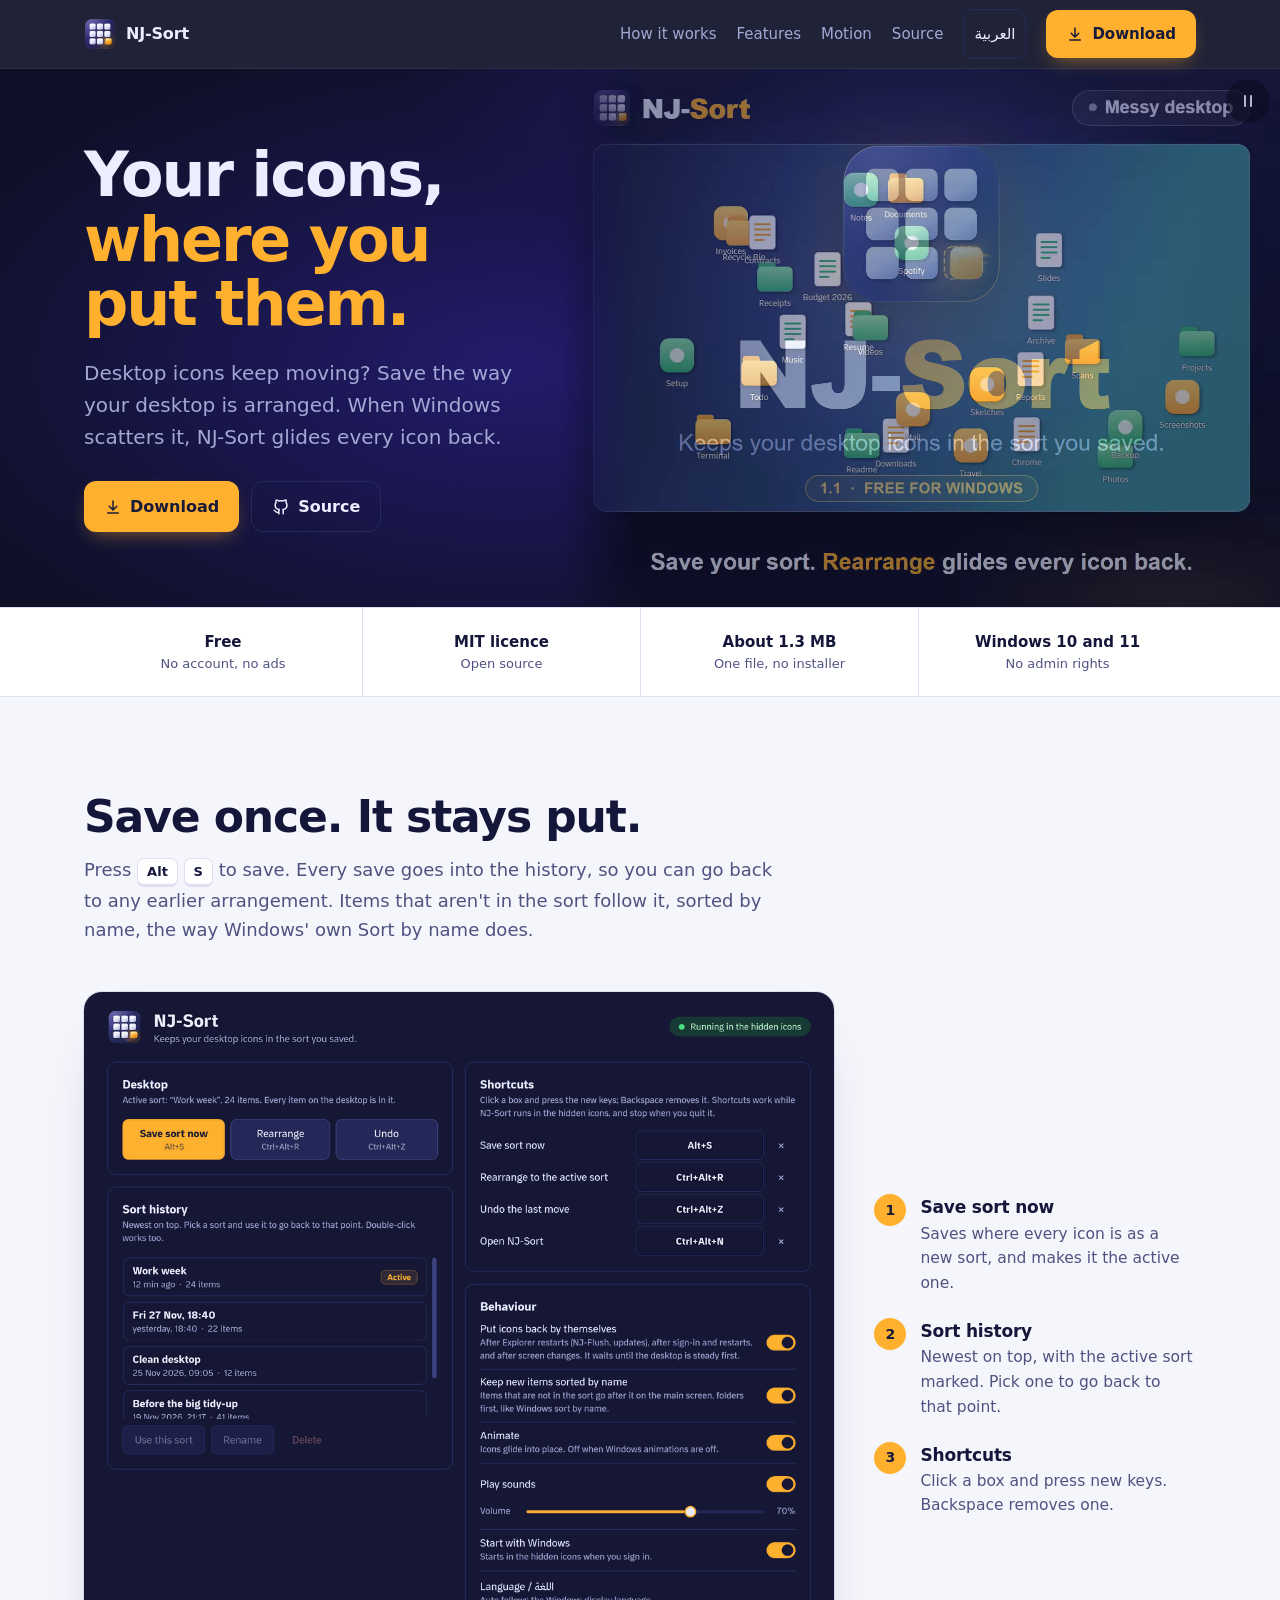
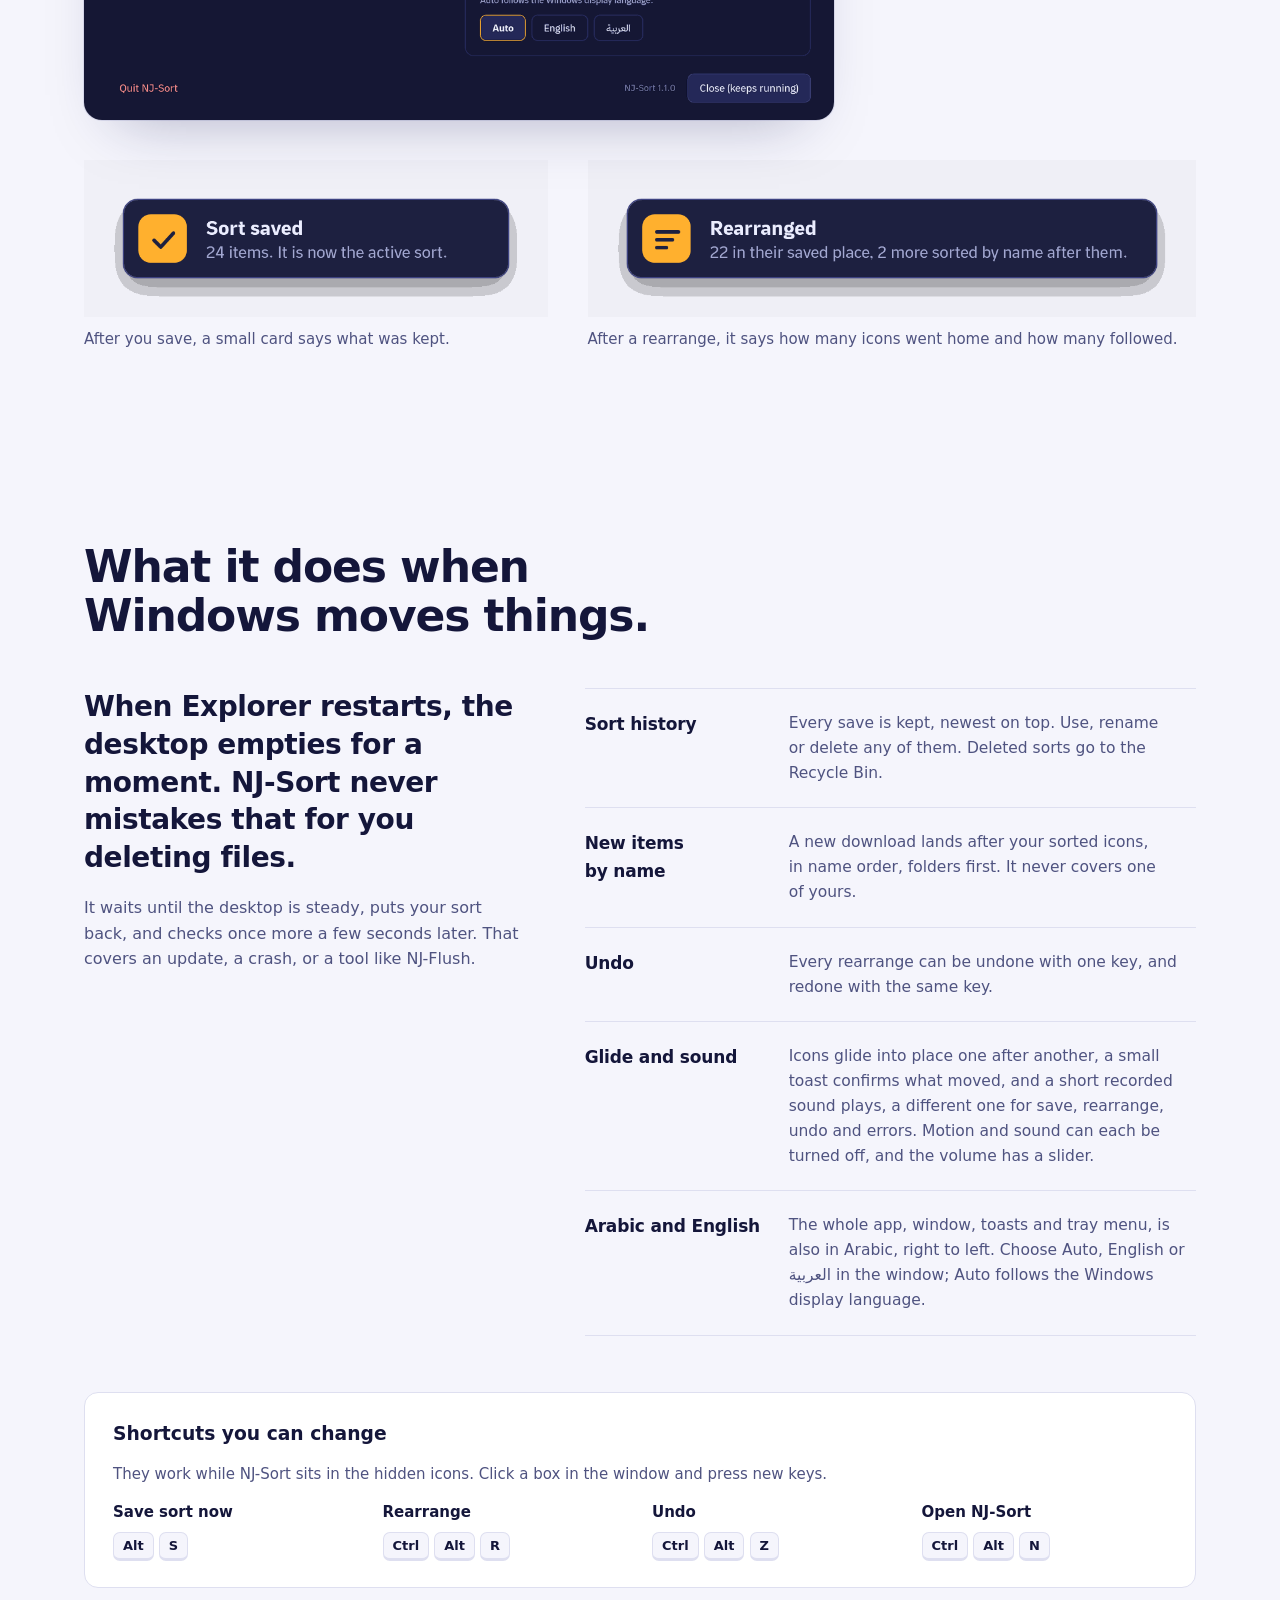
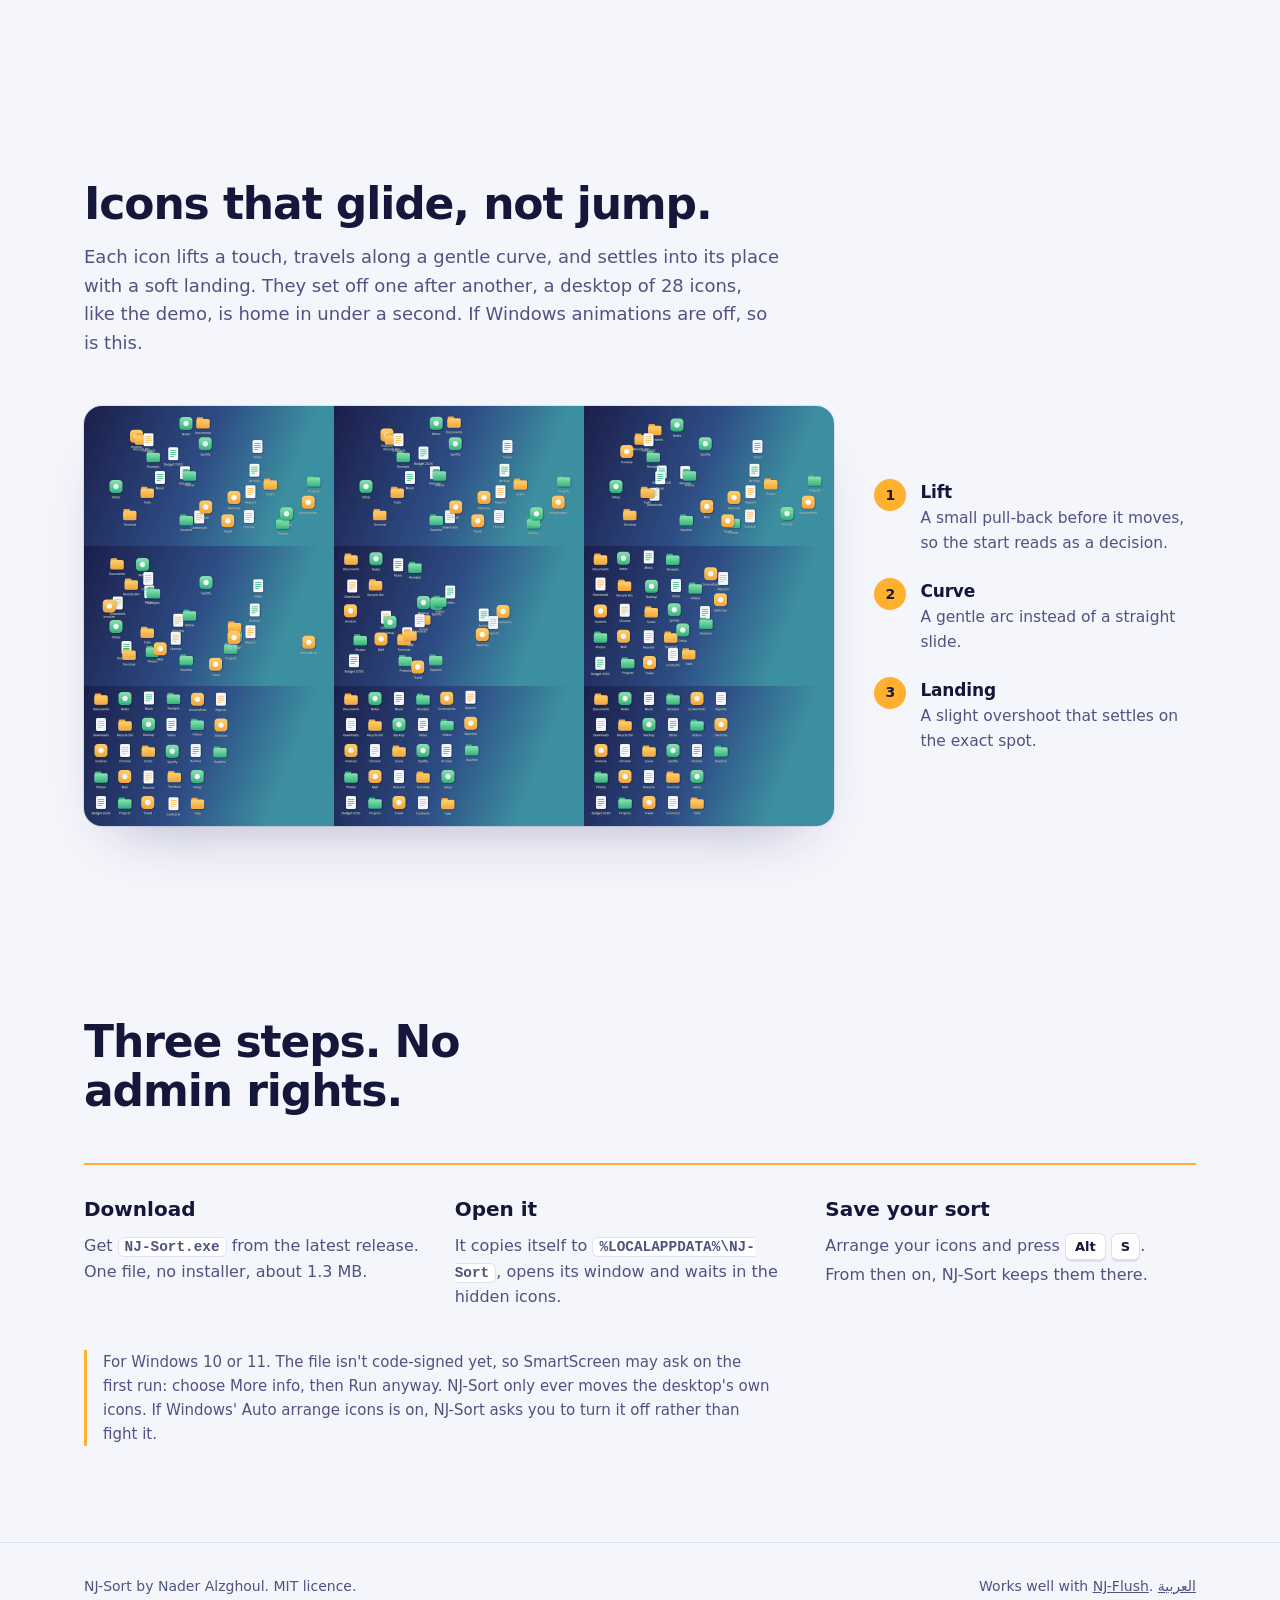
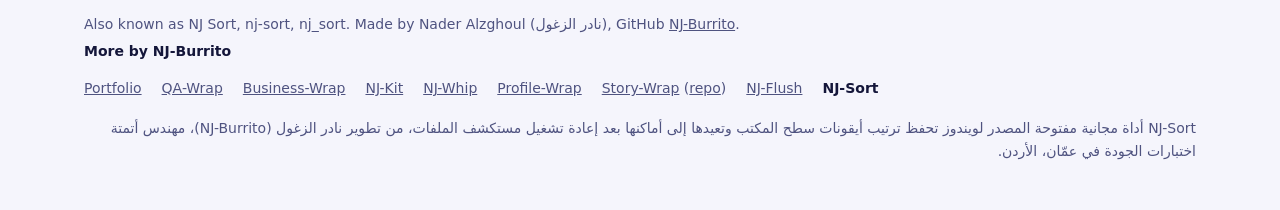
<file: docs/index.html>
<!doctype html>
<html lang="en">
<head>
<meta charset="utf-8">
<meta name="viewport" content="width=device-width, initial-scale=1">
<title>NJ-Sort: keep your Windows desktop icons where you put them</title>
<meta name="description" content="Desktop icons keep moving? NJ-Sort is a free, open-source Windows tool that saves your desktop icon layout and puts it back after File Explorer restarts.">
<meta name="author" content="Nader Alzghoul (NJ-Burrito)">
<link rel="canonical" href="https://nj-burrito.github.io/NJ-Sort/">
<link rel="alternate" hreflang="en" href="https://nj-burrito.github.io/NJ-Sort/">
<link rel="alternate" hreflang="ar" href="https://nj-burrito.github.io/NJ-Sort/ar/">
<link rel="alternate" hreflang="x-default" href="https://nj-burrito.github.io/NJ-Sort/">
<meta property="og:type" content="website">
<meta property="og:site_name" content="NJ-Burrito">
<meta property="og:title" content="NJ-Sort: keep your Windows desktop icons where you put them">
<meta property="og:description" content="Desktop icons keep moving? NJ-Sort is a free, open-source Windows tool that saves your desktop icon layout and puts it back after File Explorer restarts.">
<meta property="og:url" content="https://nj-burrito.github.io/NJ-Sort/">
<meta property="og:image" content="https://nj-burrito.github.io/NJ-Sort/og-card.jpg">
<meta property="og:image:width" content="1200">
<meta property="og:image:height" content="630">
<meta property="og:image:alt" content="NJ-Sort: your icons, where you put them. A demo desktop with its icons back in their saved places.">
<meta property="og:locale" content="en_US">
<meta property="og:locale:alternate" content="ar_JO">
<meta name="twitter:card" content="summary_large_image">
<meta name="twitter:title" content="NJ-Sort: keep your Windows desktop icons where you put them">
<meta name="twitter:description" content="Desktop icons keep moving? NJ-Sort is a free, open-source Windows tool that saves your desktop icon layout and puts it back after File Explorer restarts.">
<meta name="twitter:image" content="https://nj-burrito.github.io/NJ-Sort/og-card.jpg">
<meta name="twitter:image:alt" content="NJ-Sort: your icons, where you put them. A demo desktop with its icons back in their saved places.">
<meta name="robots" content="index, follow, max-image-preview:large">
<meta name="theme-color" content="#0e1027">
<script>document.documentElement.classList.add("js")</script>
<script type="application/ld+json">
{
 "@context": "https://schema.org",
 "@graph": [
  {
   "@type": "SoftwareApplication",
   "@id": "https://nj-burrito.github.io/NJ-Sort/#app",
   "name": "NJ-Sort",
   "alternateName": ["NJ Sort", "nj-sort", "nj_sort", "NJ_Sort", "NJSort", "نج سورت"],
   "description": "Desktop icons keep moving? NJ-Sort is a free, open-source Windows tool that saves your desktop icon layout and puts it back after File Explorer restarts.",
   "url": "https://nj-burrito.github.io/NJ-Sort/",
   "downloadUrl": "https://github.com/NJ-Burrito/NJ-Sort/releases/latest",
   "codeRepository": "https://github.com/NJ-Burrito/NJ-Sort",
   "applicationCategory": "UtilitiesApplication",
   "operatingSystem": "Windows 10, Windows 11",
   "image": "https://nj-burrito.github.io/NJ-Sort/logo-1024.png",
      "softwareVersion": "1.1.0",
   "screenshot": ["https://nj-burrito.github.io/NJ-Sort/window.png", "https://nj-burrito.github.io/NJ-Sort/window-ar.png"],
   "isAccessibleForFree": true,
   "featureList": ["Saves desktop icon positions as a sort", "Puts icons back after File Explorer restarts, sign-in and screen changes", "Sort history with undo", "New items sorted by name after the saved ones", "Changeable keyboard shortcuts", "Icons glide along curved paths and settle softly, with short recorded sounds", "Full Arabic version, right to left, chosen from the window or followed from Windows"],
   "license": "https://opensource.org/licenses/MIT",
   "offers": { "@type": "Offer", "price": "0", "priceCurrency": "USD" },
   "author": { "@id": "https://nj-burrito.github.io/#person" },
   "inLanguage": ["en", "ar"]
  },
  {
   "@type": "Person",
   "@id": "https://nj-burrito.github.io/#person",
   "name": "Nader Alzghoul",
   "alternateName": ["نادر الزغول", "NJ-Burrito", "NJ Burrito", "NJBurrito", "NJ"],
   "jobTitle": "QA Automation Engineer",
   "address": { "@type": "PostalAddress", "addressLocality": "Amman", "addressCountry": "JO" },
   "url": "https://nj-burrito.github.io/",
   "sameAs": [
    "https://github.com/NJ-Burrito",
    "https://nj-burrito.github.io/QA-Wrap/",
    "https://nj-burrito.github.io/Business-Wrap/",
    "https://nj-burrito.github.io/NJ-Kit/",
    "https://nj-burrito.github.io/NJ-Whip/",
    "https://nj-burrito.github.io/Profile-Wrap/",
    "https://nj-burrito.github.io/story-wrap/",
    "https://github.com/NJ-Burrito/Story-Wrap",
    "https://nj-burrito.github.io/NJ-Flush/",
    "https://nj-burrito.github.io/NJ-Sort/",
    "https://nj-burrito.github.io/"
   ]
  },
  {
   "@type": "VideoObject",
   "name": "NJ-Sort demo: icons scatter after File Explorer restarts, then glide back",
   "description": "A demo desktop with generic icon names. File Explorer restarts, the icons scatter, and NJ-Sort glides them back into the saved sort.",
   "thumbnailUrl": "https://nj-burrito.github.io/NJ-Sort/hero-poster.jpg",
   "contentUrl": "https://nj-burrito.github.io/NJ-Sort/hero.mp4",
   "uploadDate": "2026-11-27",
   "duration": "PT6.6S",
   "embedUrl": "https://nj-burrito.github.io/NJ-Sort/"
  }
 ]
}
</script>
<link rel="icon" href="logo.png" type="image/png">
<link rel="apple-touch-icon" href="logo-1024.png">
<link rel="stylesheet" href="site.css">
</head>
<body>
<a class="skip" href="#main">Skip to content</a>
<div class="topbar">
<header class="wrap">
  <nav aria-label="Main">
    <a class="brand" href="#" aria-label="NJ-Sort, back to top"><img src="logo.png" alt="" width="32" height="32"><span class="nb">NJ-Sort</span></a>
    <div class="nav-links">
      <a href="#how">How it works</a>
      <a href="#features">Features</a>
      <a href="#motion">Motion</a>
      <a href="https://github.com/NJ-Burrito/NJ-Sort">Source</a>
      <a class="lang" href="ar/" hreflang="ar" lang="ar" dir="rtl">العربية</a>
      <a class="btn btn-primary" href="https://github.com/NJ-Burrito/NJ-Sort/releases/latest"><svg class="i" viewBox="0 0 24 24" aria-hidden="true"><path d="M12 4v11M7 11l5 5 5-5M5 20h14"/></svg>Download</a>
    </div>
  </nav>
</header>
</div>

<main id="main">
  <div class="band">
  <section class="wrap hero" aria-labelledby="top-h">
    <div>
      <h1 id="top-h">Your icons, <em>where you put them.</em></h1>
      <p class="lede">Desktop icons keep moving? Save the way your desktop is arranged. When Windows scatters it, NJ-Sort glides every icon back.</p>
      <div class="ctas">
        <a class="btn btn-primary" href="https://github.com/NJ-Burrito/NJ-Sort/releases/latest"><svg class="i" viewBox="0 0 24 24" aria-hidden="true"><path d="M12 4v11M7 11l5 5 5-5M5 20h14"/></svg>Download</a>
        <a class="btn btn-ghost" href="https://github.com/NJ-Burrito/NJ-Sort"><svg class="i" viewBox="0 0 24 24" aria-hidden="true"><path d="M9 19c-4 1.5-4-2-6-2.5M15 21v-3.5c0-1 .1-1.5-.5-2.2 2.8-.3 5.5-1.4 5.5-6.1 0-1.3-.5-2.4-1.3-3.3.2-.8.2-2.1-.1-3.2 0 0-1-.3-3.4 1.3a11.6 11.6 0 0 0-6.2 0C6.6 2.4 5.6 2.7 5.6 2.7c-.3 1.1-.3 2.4-.1 3.2A4.7 4.7 0 0 0 4.2 9.2c0 4.7 2.7 5.8 5.5 6.1-.5.6-.6 1.2-.5 2.2V21"/></svg>Source</a>
      </div>
    </div>
    <div class="stagebox">
    <div class="stage" id="stage" role="img" aria-label="A demo desktop: File Explorer restarts and the icons scatter, then NJ-Sort glides them back into the saved sort. Pressing Alt and S saves the layout.">
      <video id="hero" autoplay muted loop playsinline preload="metadata" poster="hero-poster.jpg" width="1440" height="1080" aria-hidden="true">
        <source src="hero.mp4" type="video/mp4">
        <source src="hero.webm" type="video/webm">
      </video>
      <img class="still" src="hero-still.jpg" alt="" width="1440" height="1080" loading="lazy" decoding="async">
    </div>
      <button class="pause" id="pause" type="button" aria-pressed="false" aria-label="Pause the demo"><svg class="i i-pause" viewBox="0 0 24 24" aria-hidden="true"><path d="M8 5v14M16 5v14"/></svg><svg class="i i-play" viewBox="0 0 24 24" aria-hidden="true"><path d="M7 4.5v15l12-7.5z"/></svg></button>
    </div>
  </section>
  </div>

  <div class="proof"><div class="wrap"><ul>
    <li>Free<small>No account, no ads</small></li>
    <li>MIT licence<small>Open source</small></li>
    <li>About 1.3 MB<small>One file, no installer</small></li>
    <li>Windows 10 and 11<small>No admin rights</small></li>
  </ul></div></div>

  <section class="wrap" id="how">
    <h2 class="reveal">Save once. It stays put.</h2>
    <p class="sub reveal">Press <kbd>Alt</kbd> <kbd>S</kbd> to save. Every save goes into the history, so you can go back to any earlier arrangement. Items that aren't in the sort follow it, sorted by name, the way Windows' own Sort by name does.</p>
    <div class="shotrow reveal">
      <div class="shot"><img src="window.png" alt="The NJ-Sort window on a dark background: Save sort now, Rearrange and Undo, the sort history with the active sort marked, the shortcuts, the behaviour switches and the language choice" loading="lazy" width="1200" height="1164"></div>
      <ol class="legend">
        <li><div><b>Save sort now</b>Saves where every icon is as a new sort, and makes it the active one.</div></li>
        <li><div><b>Sort history</b>Newest on top, with the active sort marked. Pick one to go back to that point.</div></li>
        <li><div><b>Shortcuts</b>Click a box and press new keys. Backspace removes one.</div></li>
      </ol>
    </div>
    <div class="toasts reveal" style="--c:768fr 1008fr">
      <figure><img src="toast-save.png" alt="The toast after a save: Sort saved, 24 items. It is now the active sort." loading="lazy" width="768" height="260"><figcaption>After you save, a small card says what was kept.</figcaption></figure>
      <figure><img src="toast-sort.png" alt="The toast after a rearrange: 22 in their saved place, 2 more sorted by name after them" loading="lazy" width="1008" height="260"><figcaption>After a rearrange, it says how many icons went home and how many followed.</figcaption></figure>
    </div>
  </section>

  <section class="wrap" id="features">
    <h2 class="reveal">What it does when Windows moves things.</h2>
    <div class="feat">
      <div class="reveal">
        <p class="lead">When Explorer restarts, the desktop empties for a moment. NJ-Sort never mistakes that for you deleting files.</p>
        <p>It waits until the desktop is steady, puts your sort back, and checks once more a few seconds later. That covers an update, a crash, or a tool like NJ-Flush.</p>
      </div>
      <div class="rows reveal">
        <div class="row"><h3>Sort history</h3><p>Every save is kept, newest on top. Use, rename or delete any of them. Deleted sorts go to the Recycle Bin.</p></div>
        <div class="row"><h3>New items by name</h3><p>A new download lands after your sorted icons, in name order, folders first. It never covers one of yours.</p></div>
        <div class="row"><h3>Undo</h3><p>Every rearrange can be undone with one key, and redone with the same key.</p></div>
        <div class="row"><h3>Glide and sound</h3><p>Icons glide into place one after another, a small toast confirms what moved, and a short recorded sound plays, a different one for save, rearrange, undo and errors. Motion and sound can each be turned off, and the volume has a slider.</p></div>
        <div class="row"><h3>Arabic and English</h3><p>The whole app, window, toasts and tray menu, is also in Arabic, right to left. Choose Auto, English or <span lang="ar">العربية</span> in the window; Auto follows the Windows display language.</p></div>
      </div>
    </div>
    <div class="keys reveal">
      <h3>Shortcuts you can change</h3>
      <p>They work while NJ-Sort sits in the hidden icons. Click a box in the window and press new keys.</p>
      <div><b>Save sort now</b><kbd>Alt</kbd> <kbd>S</kbd></div>
      <div><b>Rearrange</b><kbd>Ctrl</kbd> <kbd>Alt</kbd> <kbd>R</kbd></div>
      <div><b>Undo</b><kbd>Ctrl</kbd> <kbd>Alt</kbd> <kbd>Z</kbd></div>
      <div><b>Open NJ-Sort</b><kbd>Ctrl</kbd> <kbd>Alt</kbd> <kbd>N</kbd></div>
    </div>
  </section>

  <section class="wrap" id="motion">
    <h2 class="reveal">Icons that glide, not jump.</h2>
    <p class="sub reveal">Each icon lifts a touch, travels along a gentle curve, and settles into its place with a soft landing. They set off one after another, a desktop of 28 icons, like the demo, is home in under a second. If Windows animations are off, so is this.</p>
    <div class="shotrow motionrow reveal">
      <div class="shot"><img src="motion.png" alt="Nine frames of a demo desktop, in order: icons scattered across the screen, then gliding on curved paths into a tidy grid of columns" loading="lazy" width="1500" height="840"></div>
      <ol class="legend">
        <li><div><b>Lift</b>A small pull-back before it moves, so the start reads as a decision.</div></li>
        <li><div><b>Curve</b>A gentle arc instead of a straight slide.</div></li>
        <li><div><b>Landing</b>A slight overshoot that settles on the exact spot.</div></li>
      </ol>
    </div>
  </section>

  <section class="wrap" id="install">
    <h2 class="reveal">Three steps. No admin rights.</h2>
    <div class="steps">
      <div class="step reveal"><h3>Download</h3><p>Get <code>NJ-Sort.exe</code> from the latest release. One file, no installer, about 1.3 MB.</p></div>
      <div class="step reveal"><h3>Open it</h3><p>It copies itself to <code>%LOCALAPPDATA%\NJ-Sort</code>, opens its window and waits in the hidden icons.</p></div>
      <div class="step reveal"><h3>Save your sort</h3><p>Arrange your icons and press <kbd>Alt</kbd> <kbd>S</kbd>. From then on, NJ-Sort keeps them there.</p></div>
    </div>
    <p class="fine reveal">For Windows 10 or 11. The file isn't code-signed yet, so SmartScreen may ask on the first run: choose More info, then Run anyway. NJ-Sort only ever moves the desktop's own icons. If Windows' Auto arrange icons is on, NJ-Sort asks you to turn it off rather than fight it.</p>
  </section>
</main>

<footer>
  <div class="wrap">
    <span>NJ-Sort by Nader Alzghoul. MIT licence.</span>
    <span>Works well with <a href="https://nj-burrito.github.io/NJ-Flush/">NJ-Flush</a>. <a href="ar/" hreflang="ar" lang="ar" dir="rtl">العربية</a></span>
    <div class="seo">
      <span>Also known as NJ Sort, nj-sort, nj_sort. Made by Nader Alzghoul (نادر الزغول), GitHub <a href="https://github.com/NJ-Burrito">NJ-Burrito</a>.</span>
      <h2>More by NJ-Burrito</h2>
      <ul>
        <li><a href="https://nj-burrito.github.io/">Portfolio</a></li>
        <li><a href="https://nj-burrito.github.io/QA-Wrap/">QA-Wrap</a></li>
        <li><a href="https://nj-burrito.github.io/Business-Wrap/">Business-Wrap</a></li>
        <li><a href="https://nj-burrito.github.io/NJ-Kit/">NJ-Kit</a></li>
        <li><a href="https://nj-burrito.github.io/NJ-Whip/">NJ-Whip</a></li>
        <li><a href="https://nj-burrito.github.io/Profile-Wrap/">Profile-Wrap</a></li>
        <li><a href="https://nj-burrito.github.io/story-wrap/">Story-Wrap</a> (<a href="https://github.com/NJ-Burrito/Story-Wrap">repo</a>)</li>
        <li><a href="https://nj-burrito.github.io/NJ-Flush/">NJ-Flush</a></li>
        <li><span aria-current="page">NJ-Sort</span></li>
      </ul>
      <p lang="ar" dir="rtl">NJ-Sort أداة مجانية مفتوحة المصدر لويندوز تحفظ ترتيب أيقونات سطح المكتب وتعيدها إلى أماكنها بعد إعادة تشغيل مستكشف الملفات، من تطوير نادر الزغول (NJ-Burrito)، مهندس أتمتة اختبارات الجودة في عمّان، الأردن.</p>
    </div>
  </div>
</footer>

<script src="hero.js"></script>
</body>
</html>
</file>
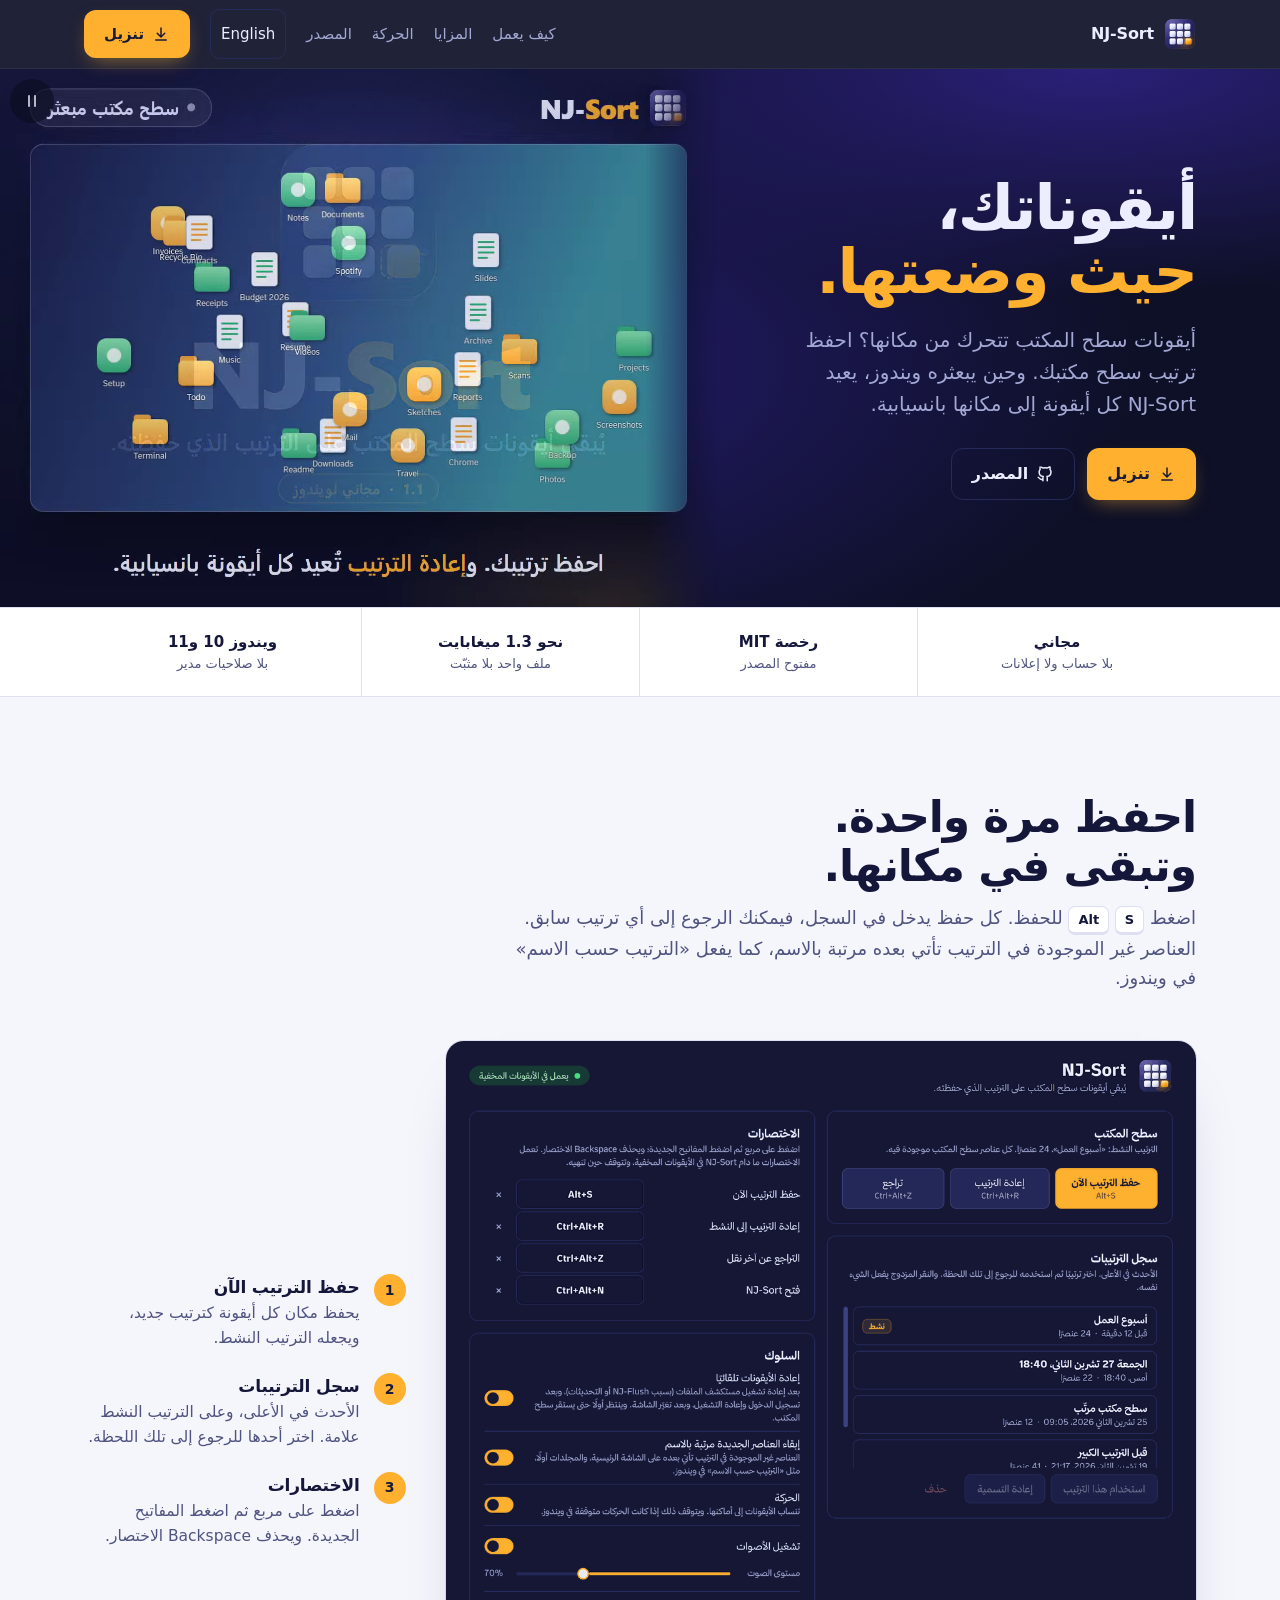
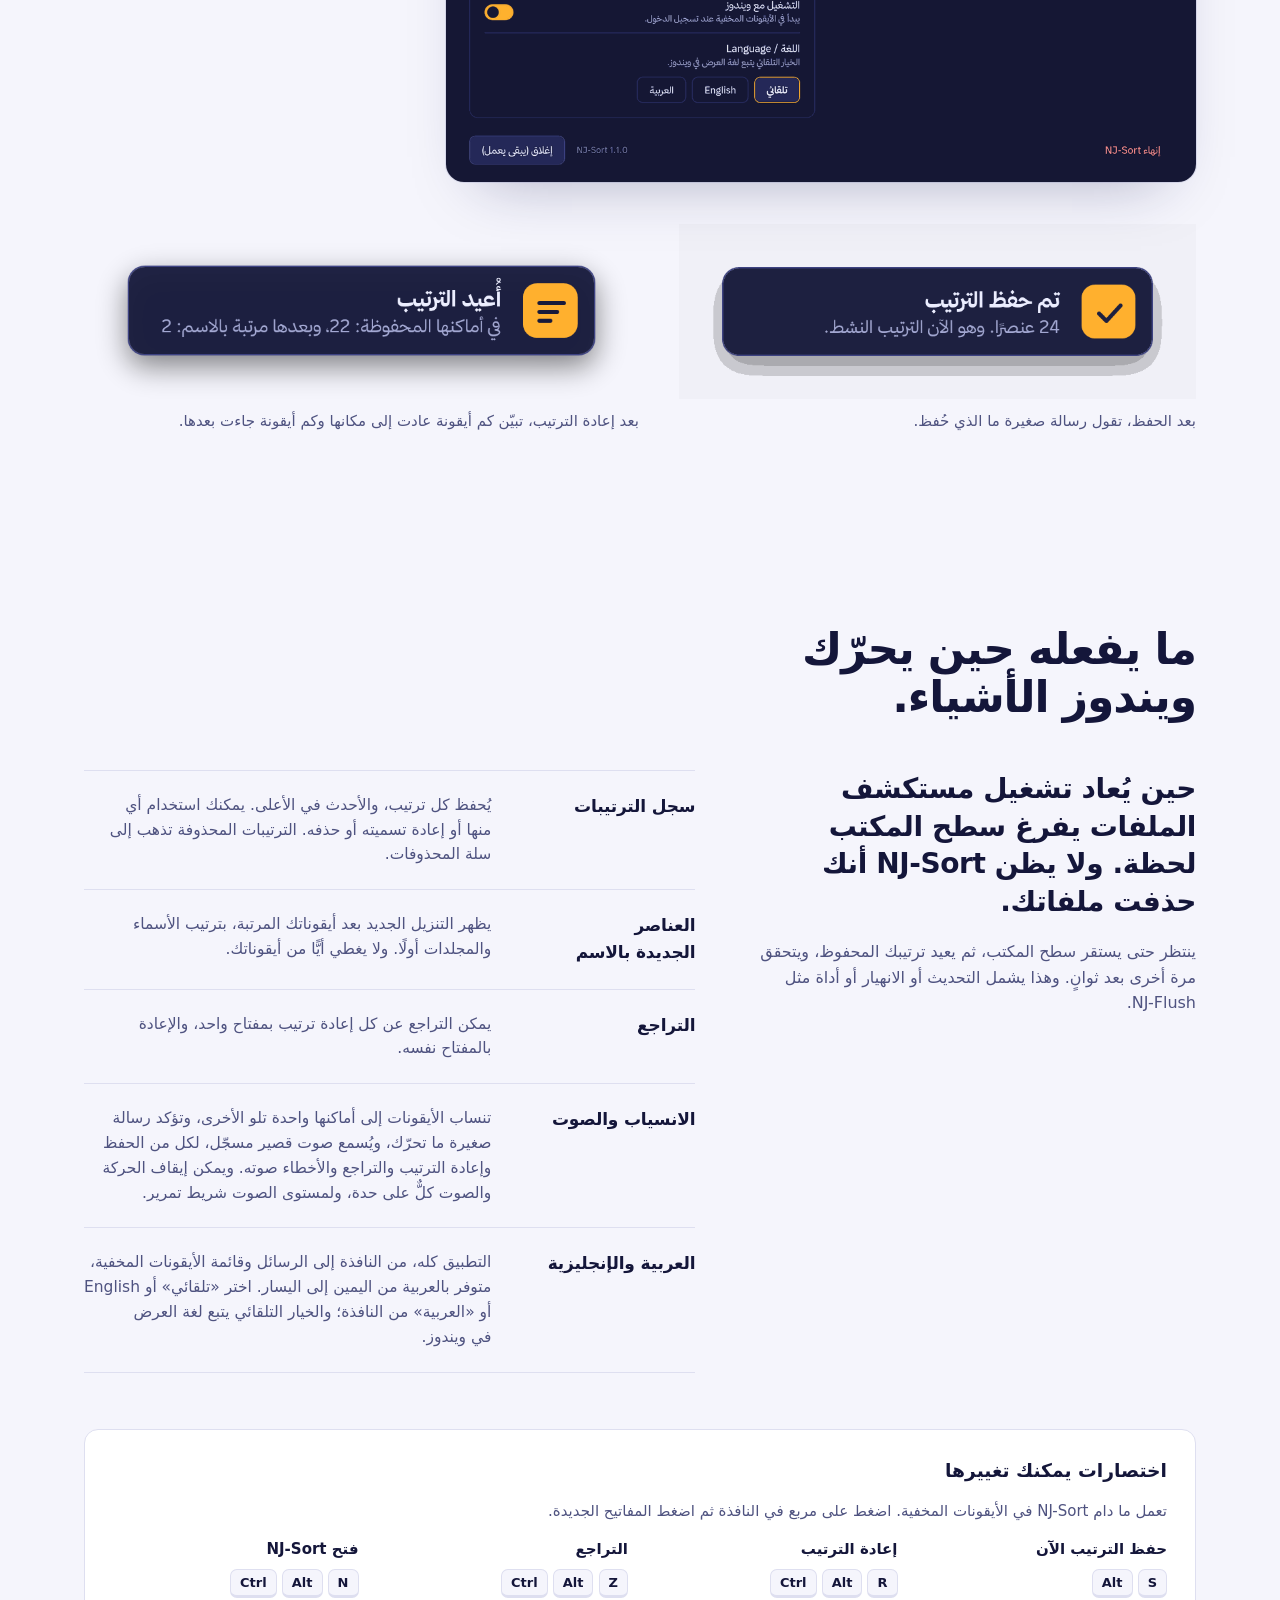
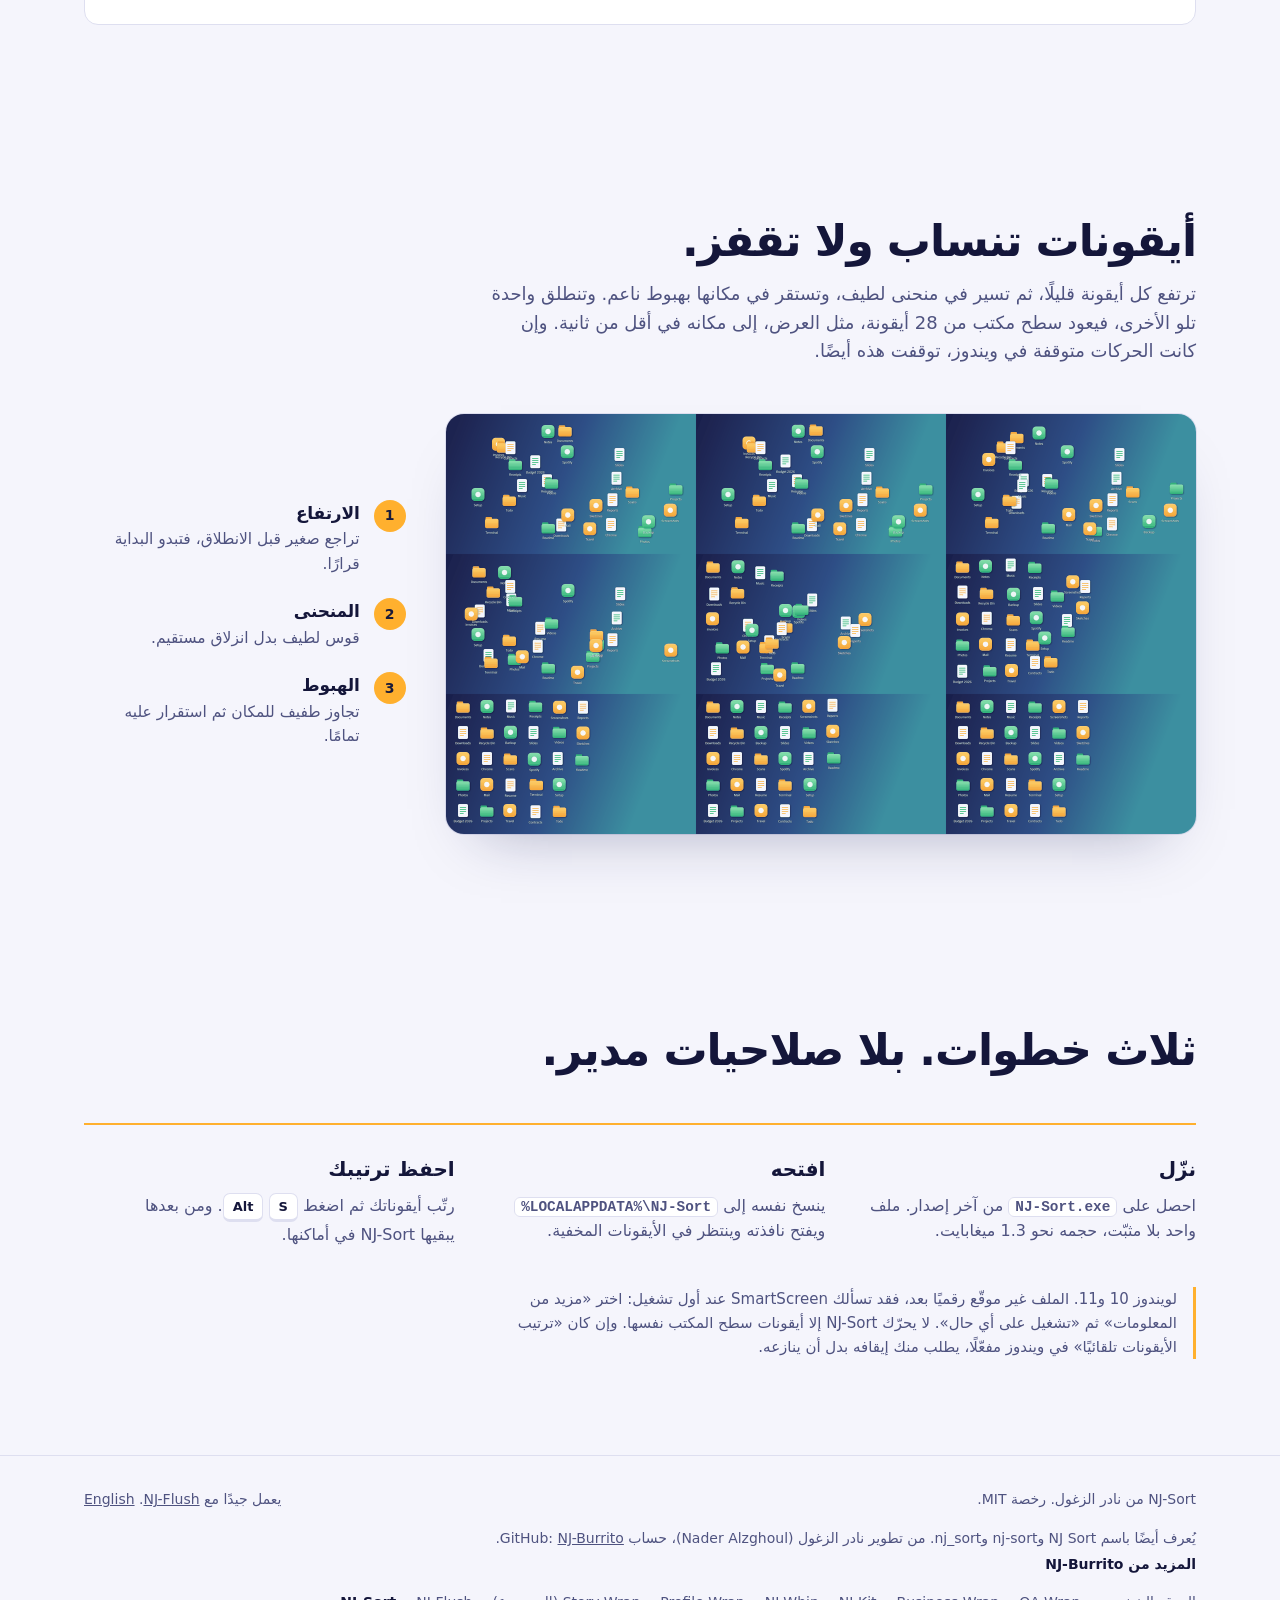
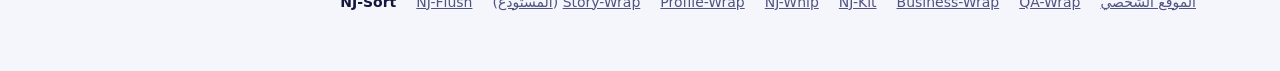
<file: docs/ar/index.html>
<!doctype html>
<html lang="ar" dir="rtl">
<head>
<meta charset="utf-8">
<meta name="viewport" content="width=device-width, initial-scale=1">
<title>NJ-Sort: حافظ على أيقونات سطح مكتب ويندوز في أماكنها</title>
<meta name="description" content="أيقونات سطح المكتب تتحرك من مكانها؟ NJ-Sort أداة ويندوز مجانية مفتوحة المصدر تحفظ ترتيب الأيقونات وتعيدها بعد إعادة تشغيل مستكشف الملفات.">
<meta name="author" content="نادر الزغول (NJ-Burrito)">
<link rel="canonical" href="https://nj-burrito.github.io/NJ-Sort/ar/">
<link rel="alternate" hreflang="en" href="https://nj-burrito.github.io/NJ-Sort/">
<link rel="alternate" hreflang="ar" href="https://nj-burrito.github.io/NJ-Sort/ar/">
<link rel="alternate" hreflang="x-default" href="https://nj-burrito.github.io/NJ-Sort/">
<meta property="og:type" content="website">
<meta property="og:site_name" content="NJ-Burrito">
<meta property="og:title" content="NJ-Sort: حافظ على أيقونات سطح مكتب ويندوز في أماكنها">
<meta property="og:description" content="أيقونات سطح المكتب تتحرك من مكانها؟ NJ-Sort أداة ويندوز مجانية مفتوحة المصدر تحفظ ترتيب الأيقونات وتعيدها بعد إعادة تشغيل مستكشف الملفات.">
<meta property="og:url" content="https://nj-burrito.github.io/NJ-Sort/ar/">
<meta property="og:image" content="https://nj-burrito.github.io/NJ-Sort/og-card-ar.jpg">
<meta property="og:image:width" content="1200">
<meta property="og:image:height" content="630">
<meta property="og:image:alt" content="NJ-Sort: أيقوناتك، حيث وضعتها. سطح مكتب تجريبي عادت أيقوناته إلى أماكنها المحفوظة.">
<meta property="og:locale" content="ar_JO">
<meta property="og:locale:alternate" content="en_US">
<meta name="twitter:card" content="summary_large_image">
<meta name="twitter:title" content="NJ-Sort: حافظ على أيقونات سطح مكتب ويندوز في أماكنها">
<meta name="twitter:description" content="أيقونات سطح المكتب تتحرك من مكانها؟ NJ-Sort أداة ويندوز مجانية مفتوحة المصدر تحفظ ترتيب الأيقونات وتعيدها بعد إعادة تشغيل مستكشف الملفات.">
<meta name="twitter:image" content="https://nj-burrito.github.io/NJ-Sort/og-card-ar.jpg">
<meta name="twitter:image:alt" content="NJ-Sort: أيقوناتك، حيث وضعتها. سطح مكتب تجريبي عادت أيقوناته إلى أماكنها المحفوظة.">
<meta name="robots" content="index, follow, max-image-preview:large">
<meta name="theme-color" content="#0e1027">
<script>document.documentElement.classList.add("js")</script>
<script type="application/ld+json">
{
 "@context": "https://schema.org",
 "@graph": [
  {
   "@type": "SoftwareApplication",
   "@id": "https://nj-burrito.github.io/NJ-Sort/ar/#app",
   "name": "NJ-Sort",
   "alternateName": [
    "NJ Sort",
    "nj-sort",
    "nj_sort",
    "NJ_Sort",
    "NJSort",
    "نج سورت"
   ],
   "description": "أيقونات سطح المكتب تتحرك من مكانها؟ NJ-Sort أداة ويندوز مجانية مفتوحة المصدر تحفظ ترتيب الأيقونات وتعيدها بعد إعادة تشغيل مستكشف الملفات.",
   "url": "https://nj-burrito.github.io/NJ-Sort/ar/",
   "downloadUrl": "https://github.com/NJ-Burrito/NJ-Sort/releases/latest",
   "codeRepository": "https://github.com/NJ-Burrito/NJ-Sort",
   "applicationCategory": "UtilitiesApplication",
   "operatingSystem": "Windows 10, Windows 11",
   "image": "https://nj-burrito.github.io/NJ-Sort/logo-1024.png",
   "softwareVersion": "1.1.0",
   "screenshot": [
    "https://nj-burrito.github.io/NJ-Sort/window-ar.png",
    "https://nj-burrito.github.io/NJ-Sort/window.png"
   ],
   "isAccessibleForFree": true,
   "featureList": [
    "يحفظ مواضع أيقونات سطح المكتب كترتيب",
    "يعيد الأيقونات بعد إعادة تشغيل مستكشف الملفات وتسجيل الدخول وتغيّر الشاشة",
    "سجل الترتيبات مع التراجع",
    "العناصر الجديدة تأتي بعد المحفوظة مرتبة بالاسم",
    "اختصارات لوحة مفاتيح قابلة للتغيير",
    "تنساب الأيقونات في مسارات منحنية وتستقر بنعومة مع أصوات قصيرة مسجّلة",
    "نسخة عربية كاملة من التطبيق من اليمين إلى اليسار، تُختار من النافذة أو تتبع لغة ويندوز"
   ],
   "license": "https://opensource.org/licenses/MIT",
   "offers": {
    "@type": "Offer",
    "price": "0",
    "priceCurrency": "USD"
   },
   "author": {
    "@id": "https://nj-burrito.github.io/#person"
   },
   "inLanguage": "ar"
  },
  {
   "@type": "Person",
   "@id": "https://nj-burrito.github.io/#person",
   "name": "Nader Alzghoul",
   "alternateName": [
    "نادر الزغول",
    "NJ-Burrito",
    "NJ Burrito",
    "NJBurrito",
    "NJ"
   ],
   "jobTitle": "QA Automation Engineer",
   "address": {
    "@type": "PostalAddress",
    "addressLocality": "Amman",
    "addressCountry": "JO"
   },
   "url": "https://nj-burrito.github.io/",
   "sameAs": [
    "https://github.com/NJ-Burrito",
    "https://nj-burrito.github.io/QA-Wrap/",
    "https://nj-burrito.github.io/Business-Wrap/",
    "https://nj-burrito.github.io/NJ-Kit/",
    "https://nj-burrito.github.io/NJ-Whip/",
    "https://nj-burrito.github.io/Profile-Wrap/",
    "https://nj-burrito.github.io/story-wrap/",
    "https://github.com/NJ-Burrito/Story-Wrap",
    "https://nj-burrito.github.io/NJ-Flush/",
    "https://nj-burrito.github.io/NJ-Sort/",
    "https://nj-burrito.github.io/"
   ]
  },
  {
   "@type": "VideoObject",
   "name": "عرض NJ-Sort: تتبعثر الأيقونات بعد إعادة تشغيل مستكشف الملفات ثم تنساب إلى أماكنها",
   "description": "سطح مكتب تجريبي بأسماء ملفات عامة. تتم إعادة تشغيل مستكشف الملفات فتتبعثر الأيقونات، ثم يعيدها NJ-Sort إلى الترتيب المحفوظ.",
   "thumbnailUrl": "https://nj-burrito.github.io/NJ-Sort/hero-ar-poster.jpg",
   "contentUrl": "https://nj-burrito.github.io/NJ-Sort/hero-ar.mp4",
   "uploadDate": "2026-11-27",
   "duration": "PT6.6S",
   "embedUrl": "https://nj-burrito.github.io/NJ-Sort/ar/",
   "inLanguage": "ar"
  }
 ]
}
</script>
<link rel="icon" href="../logo.png" type="image/png">
<link rel="apple-touch-icon" href="../logo-1024.png">
<link rel="stylesheet" href="../site.css">
</head>
<body>
<a class="skip" href="#main">انتقل إلى المحتوى</a>
<div class="topbar">
<header class="wrap">
  <nav aria-label="القائمة الرئيسية">
    <a class="brand" href="#" aria-label="NJ-Sort، العودة إلى أعلى الصفحة"><img src="../logo.png" alt="" width="32" height="32"><span class="nb">NJ-Sort</span></a>
    <div class="nav-links">
      <a href="#how">كيف يعمل</a>
      <a href="#features">المزايا</a>
      <a href="#motion">الحركة</a>
      <a href="https://github.com/NJ-Burrito/NJ-Sort">المصدر</a>
      <a class="lang" href="../" hreflang="en" lang="en" dir="ltr">English</a>
      <a class="btn btn-primary" href="https://github.com/NJ-Burrito/NJ-Sort/releases/latest"><svg class="i" viewBox="0 0 24 24" aria-hidden="true"><path d="M12 4v11M7 11l5 5 5-5M5 20h14"/></svg>تنزيل</a>
    </div>
  </nav>
</header>
</div>

<main id="main">
  <div class="band">
  <section class="wrap hero" aria-labelledby="top-h">
    <div>
      <h1 id="top-h">أيقوناتك، <em>حيث وضعتها.</em></h1>
      <p class="lede">أيقونات سطح المكتب تتحرك من مكانها؟ احفظ ترتيب سطح مكتبك. وحين يبعثره ويندوز، يعيد <span class="nb">NJ-Sort</span> كل أيقونة إلى مكانها بانسيابية.</p>
      <div class="ctas">
        <a class="btn btn-primary" href="https://github.com/NJ-Burrito/NJ-Sort/releases/latest"><svg class="i" viewBox="0 0 24 24" aria-hidden="true"><path d="M12 4v11M7 11l5 5 5-5M5 20h14"/></svg>تنزيل</a>
        <a class="btn btn-ghost" href="https://github.com/NJ-Burrito/NJ-Sort"><svg class="i" viewBox="0 0 24 24" aria-hidden="true"><path d="M9 19c-4 1.5-4-2-6-2.5M15 21v-3.5c0-1 .1-1.5-.5-2.2 2.8-.3 5.5-1.4 5.5-6.1 0-1.3-.5-2.4-1.3-3.3.2-.8.2-2.1-.1-3.2 0 0-1-.3-3.4 1.3a11.6 11.6 0 0 0-6.2 0C6.6 2.4 5.6 2.7 5.6 2.7c-.3 1.1-.3 2.4-.1 3.2A4.7 4.7 0 0 0 4.2 9.2c0 4.7 2.7 5.8 5.5 6.1-.5.6-.6 1.2-.5 2.2V21"/></svg>المصدر</a>
      </div>
    </div>
    <div class="stagebox">
    <div class="stage" id="stage" role="img" aria-label="سطح مكتب تجريبي: تتم إعادة تشغيل مستكشف الملفات فتتبعثر الأيقونات، ثم يعيدها NJ-Sort بانسيابية إلى الترتيب المحفوظ. الضغط على Alt وS يحفظ الترتيب.">
      <video id="hero" autoplay muted loop playsinline preload="metadata" poster="../hero-ar-poster.jpg" width="1440" height="1080" aria-hidden="true">
        <source src="../hero-ar.mp4" type="video/mp4">
        <source src="../hero-ar.webm" type="video/webm">
      </video>
      <img class="still" src="../hero-ar-still.jpg" alt="" width="1440" height="1080" loading="lazy" decoding="async">
    </div>
      <button class="pause" id="pause" type="button" aria-pressed="false" aria-label="إيقاف العرض مؤقتًا"><svg class="i i-pause" viewBox="0 0 24 24" aria-hidden="true"><path d="M8 5v14M16 5v14"/></svg><svg class="i i-play" viewBox="0 0 24 24" aria-hidden="true"><path d="M7 4.5v15l12-7.5z"/></svg></button>
    </div>
  </section>
  </div>

  <div class="proof"><div class="wrap"><ul>
    <li>مجاني<small>بلا حساب ولا إعلانات</small></li>
    <li>رخصة MIT<small>مفتوح المصدر</small></li>
    <li>نحو 1.3 ميغابايت<small>ملف واحد بلا مثبّت</small></li>
    <li>ويندوز 10 و11<small>بلا صلاحيات مدير</small></li>
  </ul></div></div>

  <section class="wrap" id="how">
    <h2 class="reveal">احفظ مرة واحدة. وتبقى في مكانها.</h2>
    <p class="sub reveal">اضغط <span dir="ltr"><kbd>Alt</kbd> <kbd>S</kbd></span> للحفظ. كل حفظ يدخل في السجل، فيمكنك الرجوع إلى أي ترتيب سابق. العناصر غير الموجودة في الترتيب تأتي بعده مرتبة بالاسم، كما يفعل «الترتيب حسب الاسم» في ويندوز.</p>
    <div class="shotrow reveal">
      <div class="shot"><img src="../window-ar.png" alt="نافذة NJ-Sort بالعربية على خلفية داكنة: زر حفظ الترتيب الآن، وإعادة الترتيب، والتراجع، وسجل الترتيبات مع علامة على الترتيب النشط، والاختصارات، ومفاتيح السلوك، واختيار اللغة." loading="lazy" width="1200" height="1185"></div>
      <ol class="legend">
        <li><div><b>حفظ الترتيب الآن</b>يحفظ مكان كل أيقونة كترتيب جديد، ويجعله الترتيب النشط.</div></li>
        <li><div><b>سجل الترتيبات</b>الأحدث في الأعلى، وعلى الترتيب النشط علامة. اختر أحدها للرجوع إلى تلك اللحظة.</div></li>
        <li><div><b>الاختصارات</b>اضغط على مربع ثم اضغط المفاتيح الجديدة. ويحذف Backspace الاختصار.</div></li>
      </ol>
    </div>
    <div class="toasts reveal" style="--c:768fr 824fr">
      <figure><img src="../toast-save-ar.png" alt="الرسالة بعد الحفظ: تم حفظ الترتيب، وهو الآن الترتيب النشط." loading="lazy" width="768" height="260"><figcaption>بعد الحفظ، تقول رسالة صغيرة ما الذي حُفظ.</figcaption></figure>
      <figure><img src="../toast-sort-ar.png" alt="الرسالة بعد إعادة الترتيب: في أماكنها المحفوظة 22، وبعدها مرتبة بالاسم 2" loading="lazy" width="824" height="260"><figcaption>بعد إعادة الترتيب، تبيّن كم أيقونة عادت إلى مكانها وكم أيقونة جاءت بعدها.</figcaption></figure>
    </div>
  </section>

  <section class="wrap" id="features">
    <h2 class="reveal">ما يفعله حين يحرّك ويندوز الأشياء.</h2>
    <div class="feat">
      <div class="reveal">
        <p class="lead">حين يُعاد تشغيل مستكشف الملفات يفرغ سطح المكتب لحظة. ولا يظن <span class="nb">NJ-Sort</span> أنك حذفت ملفاتك.</p>
        <p>ينتظر حتى يستقر سطح المكتب، ثم يعيد ترتيبك المحفوظ، ويتحقق مرة أخرى بعد ثوانٍ. وهذا يشمل التحديث أو الانهيار أو أداة مثل NJ-Flush.</p>
      </div>
      <div class="rows reveal">
        <div class="row"><h3>سجل الترتيبات</h3><p>يُحفظ كل ترتيب، والأحدث في الأعلى. يمكنك استخدام أي منها أو إعادة تسميته أو حذفه. الترتيبات المحذوفة تذهب إلى سلة المحذوفات.</p></div>
        <div class="row"><h3>العناصر الجديدة بالاسم</h3><p>يظهر التنزيل الجديد بعد أيقوناتك المرتبة، بترتيب الأسماء والمجلدات أولًا. ولا يغطي أيًّا من أيقوناتك.</p></div>
        <div class="row"><h3>التراجع</h3><p>يمكن التراجع عن كل إعادة ترتيب بمفتاح واحد، والإعادة بالمفتاح نفسه.</p></div>
        <div class="row"><h3>الانسياب والصوت</h3><p>تنساب الأيقونات إلى أماكنها واحدة تلو الأخرى، وتؤكد رسالة صغيرة ما تحرّك، ويُسمع صوت قصير مسجّل، لكل من الحفظ وإعادة الترتيب والتراجع والأخطاء صوته. ويمكن إيقاف الحركة والصوت كلٌّ على حدة، ولمستوى الصوت شريط تمرير.</p></div>
        <div class="row"><h3>العربية والإنجليزية</h3><p>التطبيق كله، من النافذة إلى الرسائل وقائمة الأيقونات المخفية، متوفر بالعربية من اليمين إلى اليسار. اختر «تلقائي» أو <span lang="en" dir="ltr">English</span> أو «العربية» من النافذة؛ والخيار التلقائي يتبع لغة العرض في ويندوز.</p></div>
      </div>
    </div>
    <div class="keys reveal">
      <h3>اختصارات يمكنك تغييرها</h3>
      <p>تعمل ما دام <span class="nb">NJ-Sort</span> في الأيقونات المخفية. اضغط على مربع في النافذة ثم اضغط المفاتيح الجديدة.</p>
      <div><b>حفظ الترتيب الآن</b><span dir="ltr"><kbd>Alt</kbd> <kbd>S</kbd></span></div>
      <div><b>إعادة الترتيب</b><span dir="ltr"><kbd>Ctrl</kbd> <kbd>Alt</kbd> <kbd>R</kbd></span></div>
      <div><b>التراجع</b><span dir="ltr"><kbd>Ctrl</kbd> <kbd>Alt</kbd> <kbd>Z</kbd></span></div>
      <div><b>فتح <span class="nb">NJ-Sort</span></b><span dir="ltr"><kbd>Ctrl</kbd> <kbd>Alt</kbd> <kbd>N</kbd></span></div>
    </div>
  </section>

  <section class="wrap" id="motion">
    <h2 class="reveal">أيقونات تنساب ولا تقفز.</h2>
    <p class="sub reveal">ترتفع كل أيقونة قليلًا، ثم تسير في منحنى لطيف، وتستقر في مكانها بهبوط ناعم. وتنطلق واحدة تلو الأخرى، فيعود سطح مكتب من 28 أيقونة، مثل العرض، إلى مكانه في أقل من ثانية. وإن كانت الحركات متوقفة في ويندوز، توقفت هذه أيضًا.</p>
    <div class="shotrow motionrow reveal">
      <div class="shot"><img src="../motion.png" alt="تسعة إطارات من سطح مكتب تجريبي بالترتيب: أيقونات متناثرة على الشاشة، ثم تنساب في مسارات منحنية إلى شبكة مرتبة من الأعمدة" loading="lazy" width="1500" height="840"></div>
      <ol class="legend">
        <li><div><b>الارتفاع</b>تراجع صغير قبل الانطلاق، فتبدو البداية قرارًا.</div></li>
        <li><div><b>المنحنى</b>قوس لطيف بدل انزلاق مستقيم.</div></li>
        <li><div><b>الهبوط</b>تجاوز طفيف للمكان ثم استقرار عليه تمامًا.</div></li>
      </ol>
    </div>
  </section>

  <section class="wrap" id="install">
    <h2 class="reveal">ثلاث خطوات. بلا صلاحيات مدير.</h2>
    <div class="steps">
      <div class="step reveal"><h3>نزّل</h3><p>احصل على <code>NJ-Sort.exe</code> من آخر إصدار. ملف واحد بلا مثبّت، حجمه نحو 1.3 ميغابايت.</p></div>
      <div class="step reveal"><h3>افتحه</h3><p>ينسخ نفسه إلى <code>%LOCALAPPDATA%\<span class="nb">NJ-Sort</span></code> ويفتح نافذته وينتظر في الأيقونات المخفية.</p></div>
      <div class="step reveal"><h3>احفظ ترتيبك</h3><p>رتّب أيقوناتك ثم اضغط <span dir="ltr"><kbd>Alt</kbd> <kbd>S</kbd></span>. ومن بعدها يبقيها <span class="nb">NJ-Sort</span> في أماكنها.</p></div>
    </div>
    <p class="fine reveal">لويندوز 10 و11. الملف غير موقّع رقميًا بعد، فقد تسألك SmartScreen عند أول تشغيل: اختر «مزيد من المعلومات» ثم «تشغيل على أي حال». لا يحرّك <span class="nb">NJ-Sort</span> إلا أيقونات سطح المكتب نفسها. وإن كان «ترتيب الأيقونات تلقائيًا» في ويندوز مفعّلًا، يطلب منك إيقافه بدل أن ينازعه.</p>
  </section>
</main>

<footer>
  <div class="wrap">
    <span><span class="nb">NJ-Sort</span> من نادر الزغول. رخصة MIT.</span>
    <span>يعمل جيدًا مع <a href="https://nj-burrito.github.io/NJ-Flush/"><span class="nb">NJ-Flush</span></a>. <a href="../" hreflang="en" lang="en" dir="ltr">English</a></span>
    <div class="seo">
      <span>يُعرف أيضًا باسم NJ Sort وnj-sort وnj_sort. من تطوير نادر الزغول (Nader Alzghoul)، حساب GitHub: <a href="https://github.com/NJ-Burrito">NJ-Burrito</a>.</span>
      <h2>المزيد من NJ-Burrito</h2>
      <ul>
        <li><a href="https://nj-burrito.github.io/">الموقع الشخصي</a></li>
        <li><a href="https://nj-burrito.github.io/QA-Wrap/">QA-Wrap</a></li>
        <li><a href="https://nj-burrito.github.io/Business-Wrap/">Business-Wrap</a></li>
        <li><a href="https://nj-burrito.github.io/NJ-Kit/">NJ-Kit</a></li>
        <li><a href="https://nj-burrito.github.io/NJ-Whip/">NJ-Whip</a></li>
        <li><a href="https://nj-burrito.github.io/Profile-Wrap/">Profile-Wrap</a></li>
        <li><a href="https://nj-burrito.github.io/story-wrap/">Story-Wrap</a> (<a href="https://github.com/NJ-Burrito/Story-Wrap">المستودع</a>)</li>
        <li><a href="https://nj-burrito.github.io/NJ-Flush/"><span class="nb">NJ-Flush</span></a></li>
        <li><span aria-current="page"><span class="nb">NJ-Sort</span></span></li>
      </ul>
    </div>
  </div>
</footer>

<script src="../hero.js"></script>
</body>
</html>
</file>
<file: docs/site.css>
/* NJ-Sort site. Dark indigo from the app's own logo, amber for the one moving thing.
   Font: Thmanyah Sans when installed (never web-served: licence), else the system UI face.
   Shared by the English page and /ar/. Logical properties, so the same rules serve LTR and RTL. */
:root {
  --band: #0e1027; --band-2: #171a3b; --band-line: #262a5a; --band-text: #eceeff; --band-muted: #a3a8d4;
  --bg: #0e1027; --bg-2: #171a3b; --line: #262a5a; --text: #eceeff; --muted: #a3a8d4;
  --accent: #ffb02e; --accent-ink: #181a3a;
  --r: 14px; --ease: cubic-bezier(.16, 1, .3, 1); --shadow: 0 40px 80px -30px rgba(0, 0, 0, .6);
}
@media (prefers-color-scheme: light) {
  :root { --bg: #f5f5fc; --bg-2: #ffffff; --line: #dedff0; --text: #14163a; --muted: #4f5380; --accent: #8a5200; --shadow: 0 30px 60px -34px rgba(24, 26, 80, .35); }
}
* { box-sizing: border-box; margin: 0; }
html { scroll-behavior: smooth; scroll-padding-top: 84px; }
body { background: var(--bg); color: var(--text); font: 16px/1.6 "Thmanyah Sans", "Segoe UI Variable", "Segoe UI", system-ui, sans-serif; -webkit-font-smoothing: antialiased; }
:focus-visible { outline: 2px solid #ffb02e; outline-offset: 3px; border-radius: 6px; }
.skip { position: absolute; inset-inline-start: 16px; top: -60px; background: #ffb02e; color: #181a3a; padding: 10px 16px; border-radius: 10px; font-weight: 600; z-index: 20; text-decoration: none; }
.skip:focus { top: 12px; }
h1, h2, h3 { text-wrap: balance; } p { text-wrap: pretty; }
a { color: inherit; }
.wrap { max-width: 1160px; margin: 0 auto; padding: 0 24px; }
svg.i { width: 18px; height: 18px; flex: none; fill: none; stroke: currentColor; stroke-width: 2; stroke-linecap: round; stroke-linejoin: round; }

/* the dark band: header + hero, always dark because the video is */
.band { background: var(--band); color: var(--band-text); background-image: radial-gradient(70% 90% at 40% 55%, #231b6b 0, transparent 70%), radial-gradient(90% 70% at 85% 0, #2a2078 0, transparent 60%); }
.topbar { position: sticky; top: 0; z-index: 10; background: rgba(14, 16, 39, .92); backdrop-filter: blur(10px); -webkit-backdrop-filter: blur(10px); border-bottom: 1px solid rgba(255, 255, 255, .06); color: var(--band-text); }
nav { height: 68px; display: flex; align-items: center; justify-content: space-between; gap: 12px; }
.brand { display: flex; align-items: center; gap: 10px; font-weight: 700; text-decoration: none; letter-spacing: -.01em; min-height: 44px; }
.brand img { width: 32px; height: 32px; }
.nav-links { display: flex; gap: 20px; align-items: center; font-size: 15px; color: var(--band-muted); }
.nav-links a { text-decoration: none; transition: color .15s; padding: 12px 0; }
@media (hover: hover) { .nav-links a:hover { color: #fff; } }
.nav-links a.btn { padding: 12px 20px; color: #181a3a; }
.nav-links a.lang { padding: 12px 10px; border: 1px solid var(--band-line); border-radius: 10px; min-height: 44px; display: inline-flex; align-items: center; color: var(--band-text); }

.btn { display: inline-flex; align-items: center; justify-content: center; gap: 8px; padding: 12px 20px; border-radius: 12px; font-weight: 600; text-decoration: none;
       white-space: nowrap; transition: transform .2s var(--ease), background-color .2s; min-height: 44px; }
.btn:active { transform: scale(.96); }
.btn-primary { background: #ffb02e; color: #181a3a; box-shadow: 0 8px 20px -8px rgba(255, 176, 46, .55); }
@media (hover: hover) { .btn-primary:hover { transform: translateY(-1px); } }
.btn-ghost { border: 1px solid var(--band-line); color: var(--band-text); }
@media (hover: hover) { .btn-ghost:hover { background: var(--band-2); } }

.hero { display: grid; grid-template-columns: minmax(0, 1fr) minmax(0, 1.12fr); gap: 56px; align-items: center; padding-block: 56px 88px; }
h1 { font-size: clamp(40px, 5.2vw, 62px); line-height: 1.04; letter-spacing: -.035em; font-weight: 800; }
h1 em { font-style: normal; color: #ffb02e; }
.lede { color: var(--band-muted); font-size: 19px; max-width: 36ch; margin: 22px 0 32px; }
.ctas { display: flex; gap: 12px; flex-wrap: wrap; }
.stage { position: relative; aspect-ratio: 4 / 3; border-radius: 22px; overflow: hidden; background: #141737; box-shadow: var(--shadow), inset 0 0 0 1px rgba(255, 255, 255, .07); }
.stage video, .stage .still { position: absolute; inset: 0; width: 100%; height: 100%; object-fit: cover; display: block; }
.stage .still { display: none; }
.pause { position: absolute; inset-inline-end: 10px; top: 10px; width: 44px; height: 44px; border-radius: 50%; border: 0; cursor: pointer; z-index: 2; background: rgba(10, 12, 30, .6); color: #eceeff; display: grid; place-items: center; transition: background-color .15s, transform .2s var(--ease); }
.pause:active { transform: scale(.96); }
@media (hover: hover) { .pause:hover { background: rgba(10, 12, 30, .85); } }
.pause .i-play { display: none; } .pause[aria-pressed="true"] .i-pause { display: none; } .pause[aria-pressed="true"] .i-play { display: block; }
.pause[hidden] { display: none; }
.stagebox { position: relative; }
/* hero: the video bleeds to the inline-end edge of the screen, text keeps the page grid */
.band .hero.wrap { max-width: none; margin: 0; padding: 0; gap: 0; grid-template-columns: minmax(0, 1fr) minmax(0, 56vw); align-items: stretch; }
.band .hero > div:first-child { padding-block: 64px; padding-inline: max(24px, calc((100vw - 1160px) / 2 + 24px)) 40px; align-self: center; }
.band .stage { border-radius: 0; box-shadow: none; }
/* the video's indigo melts into the band on the text side: no hard seam */
@media (min-width: 861px) {
  .band .stage { -webkit-mask-image: linear-gradient(to right, transparent 0, #000 10%); mask-image: linear-gradient(to right, transparent 0, #000 10%); }
  [dir="rtl"] .band .stage { -webkit-mask-image: linear-gradient(to left, transparent 0, #000 10%); mask-image: linear-gradient(to left, transparent 0, #000 10%); }
  .band .hero > div:first-child { padding-block: 40px; }
  .band .lede { font-size: 20px; margin: 20px 0 28px; }
}

/* proof strip */
.proof { background: var(--bg-2); border-block: 1px solid var(--line); }
.proof ul { list-style: none; padding: 0; display: grid; grid-template-columns: repeat(4, 1fr); }
.proof li { padding: 22px 20px; text-align: center; font-weight: 600; font-size: 15px; }
.proof li + li { border-inline-start: 1px solid var(--line); }
.proof li small { display: block; color: var(--muted); font-weight: 400; font-size: 13px; }

section.wrap { padding-block: 96px; }
h2 { font-size: clamp(30px, 3.6vw, 44px); line-height: 1.1; letter-spacing: -.025em; font-weight: 800; max-width: 22ch; }
.sub { color: var(--muted); max-width: 62ch; margin-top: 14px; font-size: 18px; }

.shotrow { display: grid; grid-template-columns: minmax(0, 7fr) minmax(0, 3fr); gap: 40px; margin-top: 48px; align-items: center; }
.shot { border-radius: 18px; overflow: hidden; box-shadow: var(--shadow), 0 0 0 1px var(--line); }
.shot img { width: 100%; height: auto; display: block; }
.legend { list-style: none; padding: 0; counter-reset: n; display: grid; gap: 22px; }
.legend li { counter-increment: n; display: grid; grid-template-columns: 32px minmax(0, 1fr); gap: 14px; align-items: start; color: var(--muted); font-size: 15.5px; }
.legend li::before { content: counter(n); width: 32px; height: 32px; border-radius: 50%; background: #ffb02e; color: #181a3a; font-weight: 700; display: grid; place-items: center; font-size: 14px; }
.legend b { display: block; color: var(--text); font-size: 17px; letter-spacing: -.01em; }

.feat { display: grid; grid-template-columns: minmax(0, 5fr) minmax(0, 7fr); gap: 64px; margin-top: 48px; align-items: start; }
.lead { font-size: clamp(22px, 2.4vw, 28px); line-height: 1.35; letter-spacing: -.015em; font-weight: 600; text-wrap: pretty; }
.lead + p { color: var(--muted); margin-top: 18px; }
.rows { border-top: 1px solid var(--line); }
.row { display: grid; grid-template-columns: minmax(0, 11rem) minmax(0, 1fr); gap: 8px 28px; padding: 22px 0; border-bottom: 1px solid var(--line); }
.row h3 { font-size: 17px; letter-spacing: -.01em; }
.row p { color: var(--muted); font-size: 15.5px; }
.keys { display: grid; grid-template-columns: repeat(4, 1fr); gap: 14px 24px; margin-top: 56px; padding: 26px 28px; background: var(--bg-2); border: 1px solid var(--line); border-radius: var(--r); }
.keys > h3, .keys > p { grid-column: 1 / -1; }
.keys > p { color: var(--muted); font-size: 15px; }
.keys b { display: block; font-size: 15px; margin-bottom: 8px; }
kbd { display: inline-block; direction: ltr; unicode-bidi: isolate; font: 600 13px/1 "Thmanyah Sans", "Segoe UI Variable", "Segoe UI", system-ui, sans-serif; min-width: 28px; text-align: center; padding: 6px 9px; border-radius: 7px; border: 1px solid var(--line); border-bottom-width: 3px; background: var(--bg-2); color: var(--text); }
.keys kbd { background: var(--bg); }

.steps { display: grid; grid-template-columns: repeat(3, 1fr); margin-top: 48px; border-top: 2px solid #ffb02e; }
.step { padding: 28px 28px 0 0; }
[dir="rtl"] .step { padding: 28px 0 0 28px; }
.step h3 { font-size: 20px; }
.step p { color: var(--muted); margin-top: 8px; }
code { direction: ltr; unicode-bidi: isolate; font: 600 .9em ui-monospace, "Cascadia Mono", Consolas, monospace; background: var(--bg-2); border: 1px solid var(--line); padding: 1px 6px; border-radius: 6px; overflow-wrap: anywhere; }
.fine { margin-top: 40px; color: var(--muted); font-size: 15px; max-width: 72ch; padding-inline-start: 16px; border-inline-start: 3px solid #ffb02e; }

footer { border-top: 1px solid var(--line); padding: 32px 0 48px; color: var(--muted); font-size: 14px; }
footer .wrap { display: flex; justify-content: space-between; gap: 16px; flex-wrap: wrap; }
footer .seo { flex-basis: 100%; display: grid; gap: 8px; }
footer h2 { font-size: 14px; letter-spacing: 0; font-weight: 700; color: var(--text); max-width: none; }
footer ul { list-style: none; padding: 0; display: flex; flex-wrap: wrap; gap: 0 20px; }
footer li a, footer [aria-current] { display: inline-block; padding: 10px 0; }
footer [aria-current] { color: var(--text); font-weight: 600; }

.js .reveal { opacity: 0; transform: translateY(14px); transition: opacity .4s var(--ease), transform .4s var(--ease); }
.js .reveal.in { opacity: 1; transform: none; }
@media (prefers-reduced-motion: reduce) {
  .js .reveal { opacity: 1; transform: none; transition: none; } html { scroll-behavior: auto; }
  .stage video, .pause { display: none; } .stage .still { display: block; }
  .btn, .pause { transition: none; }
}
@media (max-width: 860px) {
  .band .hero.wrap { grid-template-columns: minmax(0, 1fr); gap: 0; }
  .band .hero > div:first-child { padding: 32px 16px 28px; }
  body { overflow-x: hidden; }
  .wrap { padding-inline: 16px; }
  .stage { border-radius: 0; }
  .pause { top: auto; bottom: 10px; inset-inline-end: auto; inset-inline-start: 10px; }
  .lede { font-size: 17px; margin: 16px 0 22px; }
  .proof ul { grid-template-columns: 1fr 1fr; }
  .proof li:nth-child(3) { border-inline-start: 0; }
  .proof li:nth-child(n+3) { border-top: 1px solid var(--line); }
  section.wrap { padding-block: 64px; }
  .shotrow { grid-template-columns: minmax(0, 1fr); gap: 28px; }
  .feat { grid-template-columns: minmax(0, 1fr); gap: 32px; }
  .row { grid-template-columns: minmax(0, 1fr); }
  .keys { grid-template-columns: 1fr 1fr; }
  .steps { grid-template-columns: 1fr; } .step, [dir="rtl"] .step { padding-inline: 0; }
  .nav-links a:not(.btn):not(.lang) { display: none; }
  .nav-links { gap: 10px; }
  nav .btn { padding: 12px 16px; }
}
.nb { white-space: nowrap; }

/* 1.1: toasts under the window, and the motion section */
.toasts { display: grid; grid-template-columns: var(--c, 1fr 1fr); gap: 28px 40px; margin-top: 40px; align-items: end; }
.toasts figure { display: grid; gap: 10px; }
.toasts img { width: 100%; height: auto; display: block; }
.toasts figcaption { color: var(--muted); font-size: 15px; }
.motionrow { grid-template-columns: minmax(0, 7fr) minmax(0, 3fr); }
@media (max-width: 860px) { .toasts { grid-template-columns: minmax(0, 1fr); } .motionrow { grid-template-columns: minmax(0, 1fr); } }
</file>
